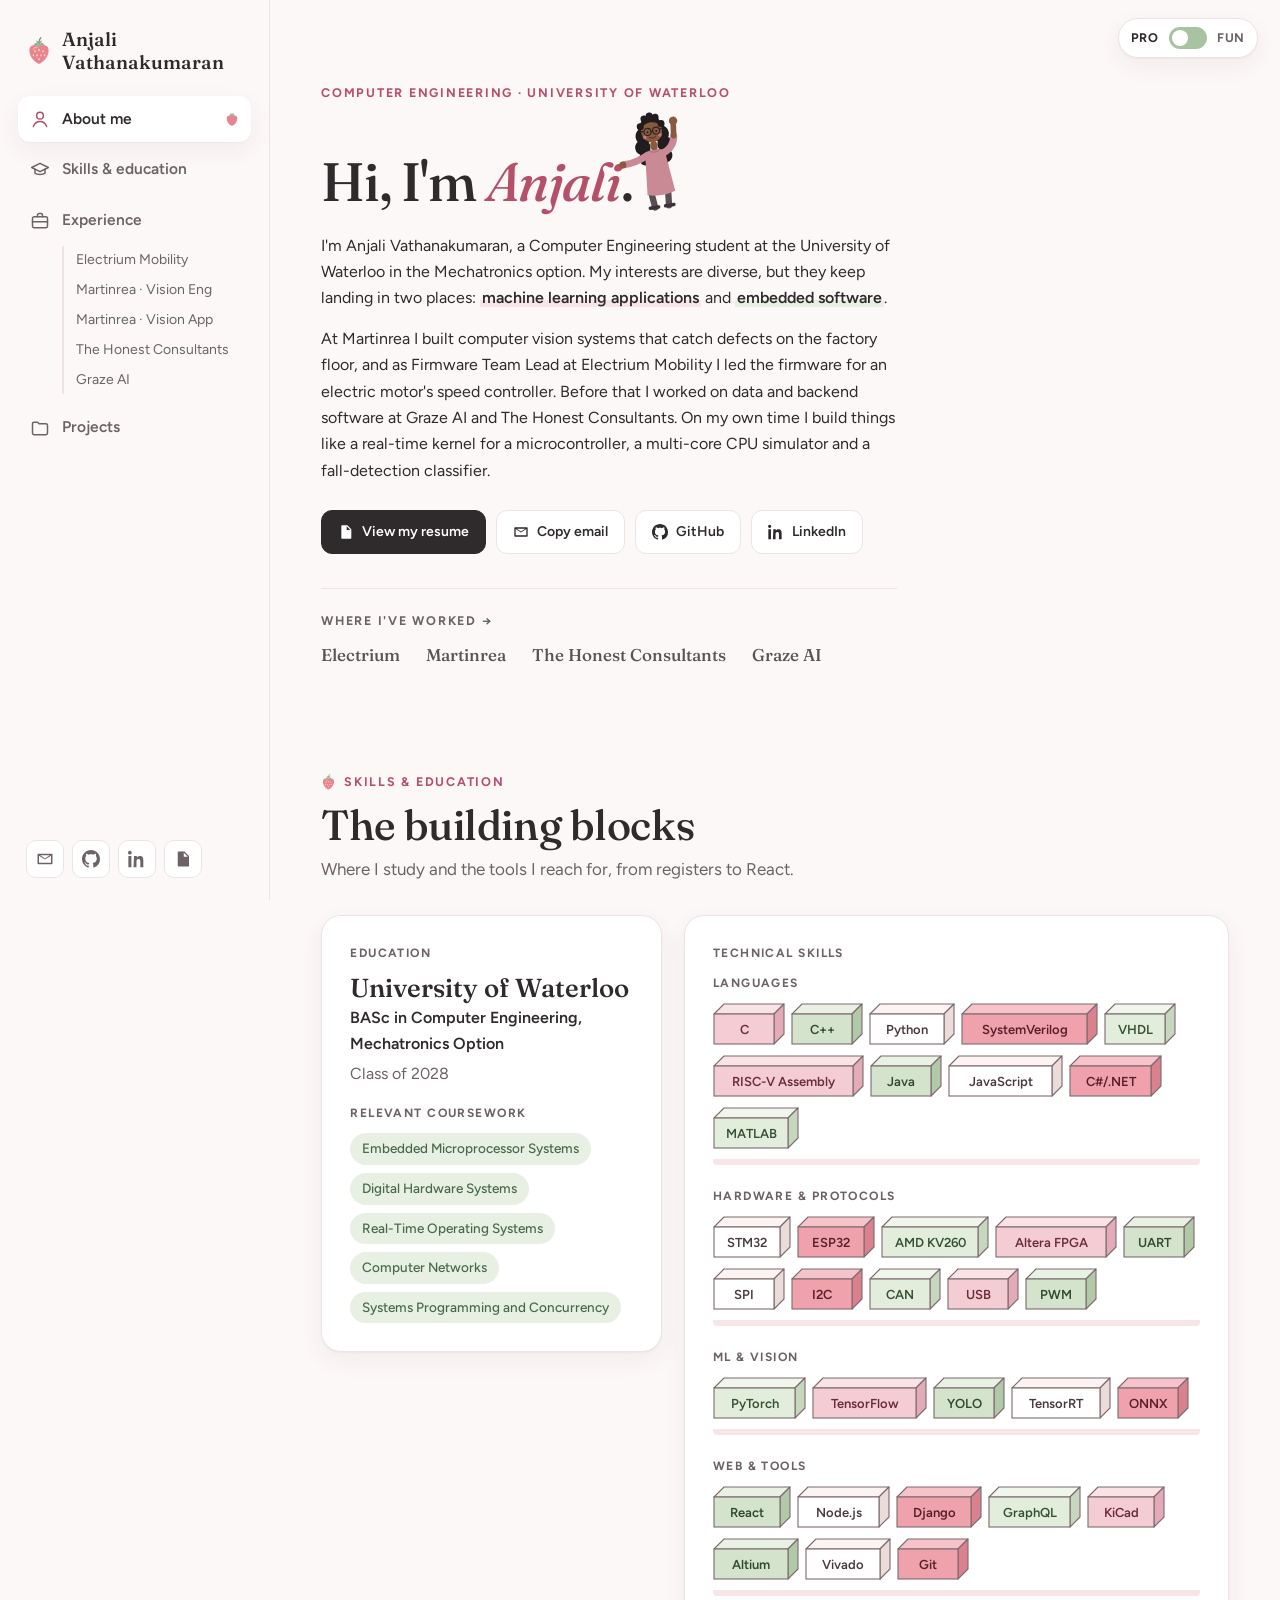
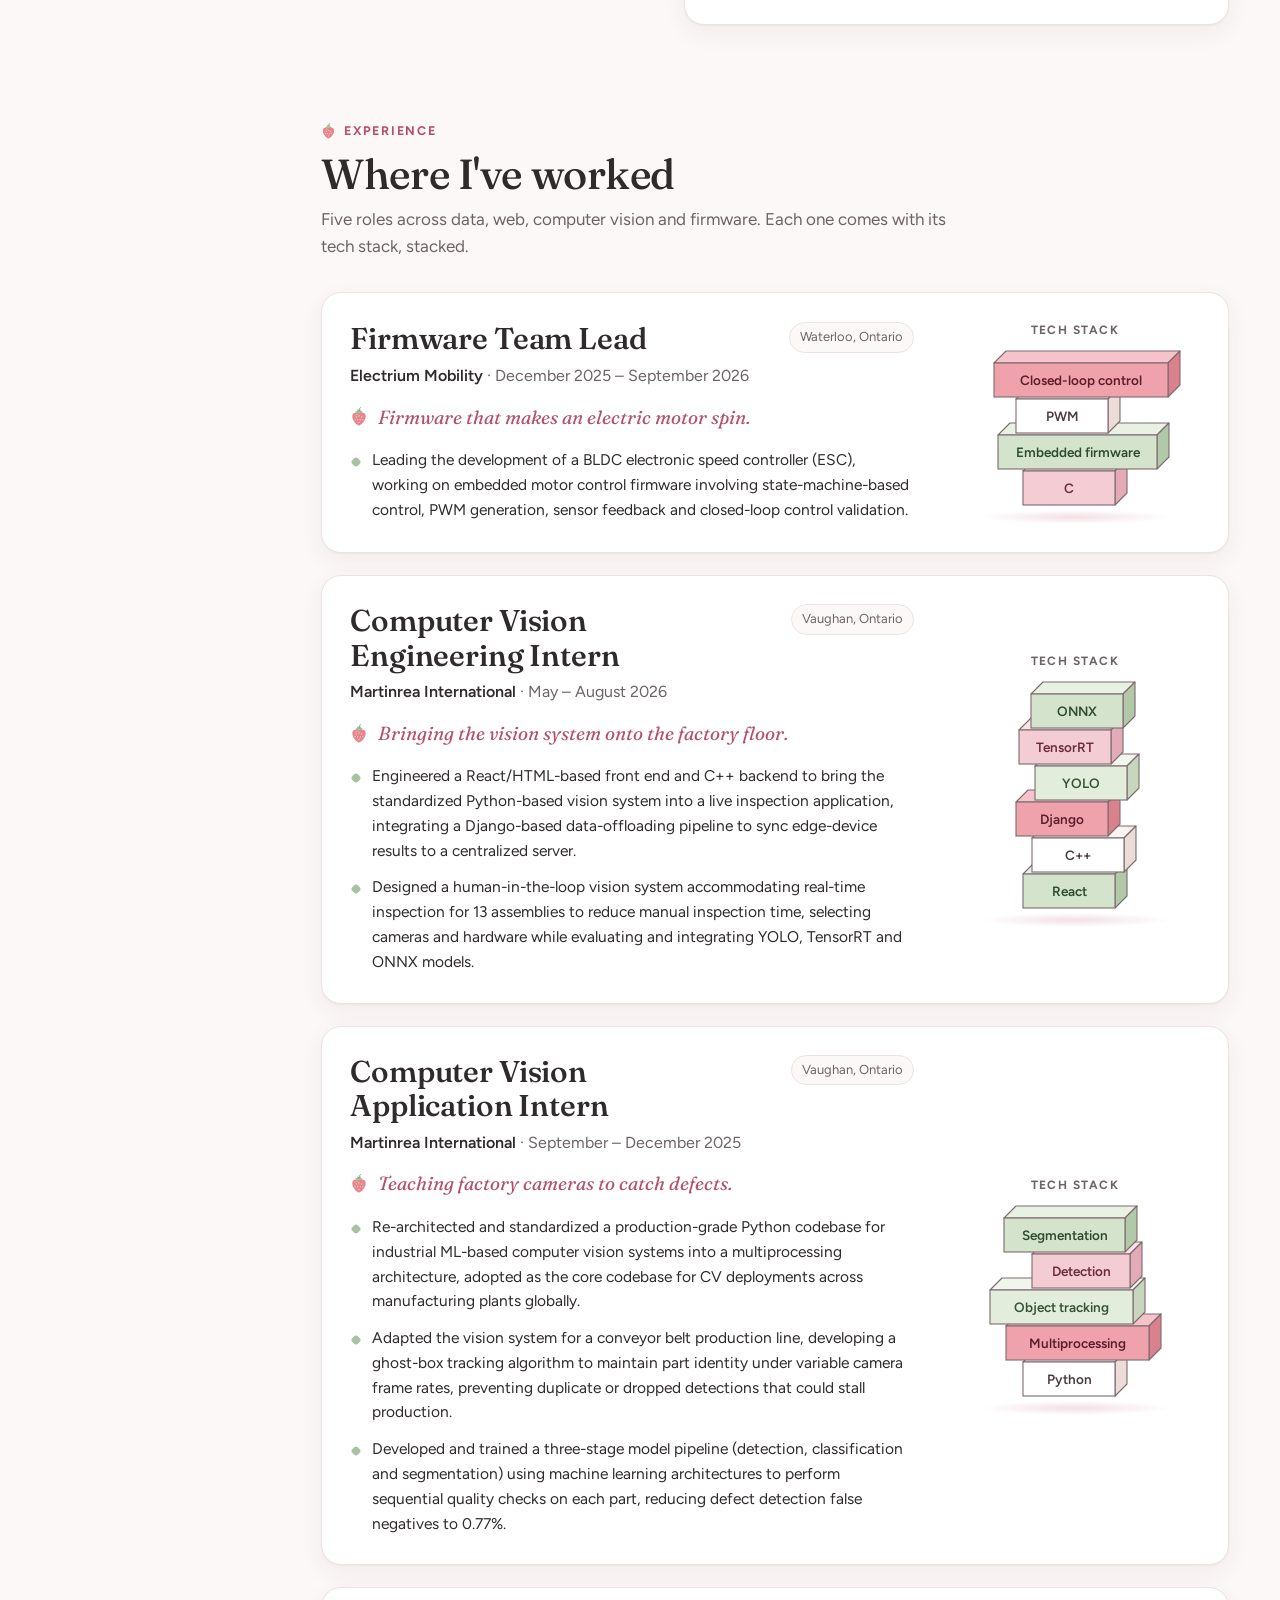
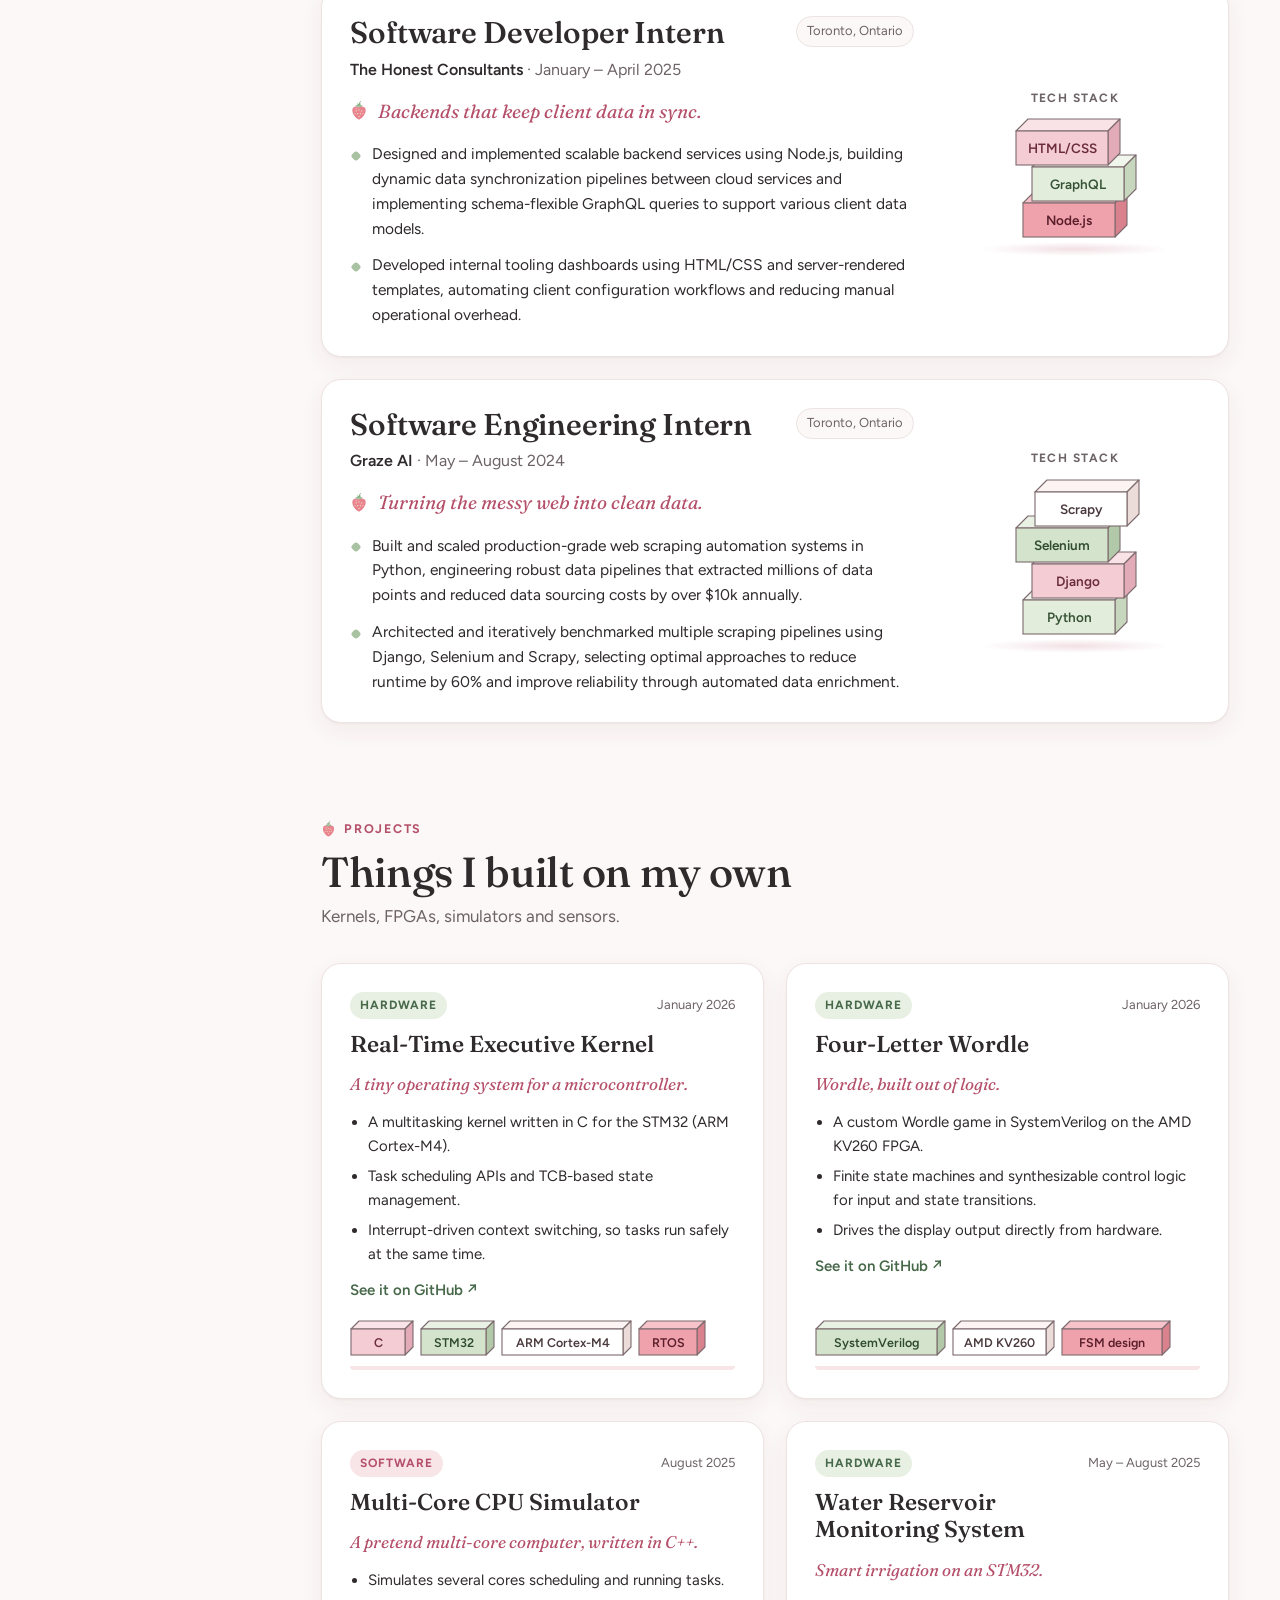
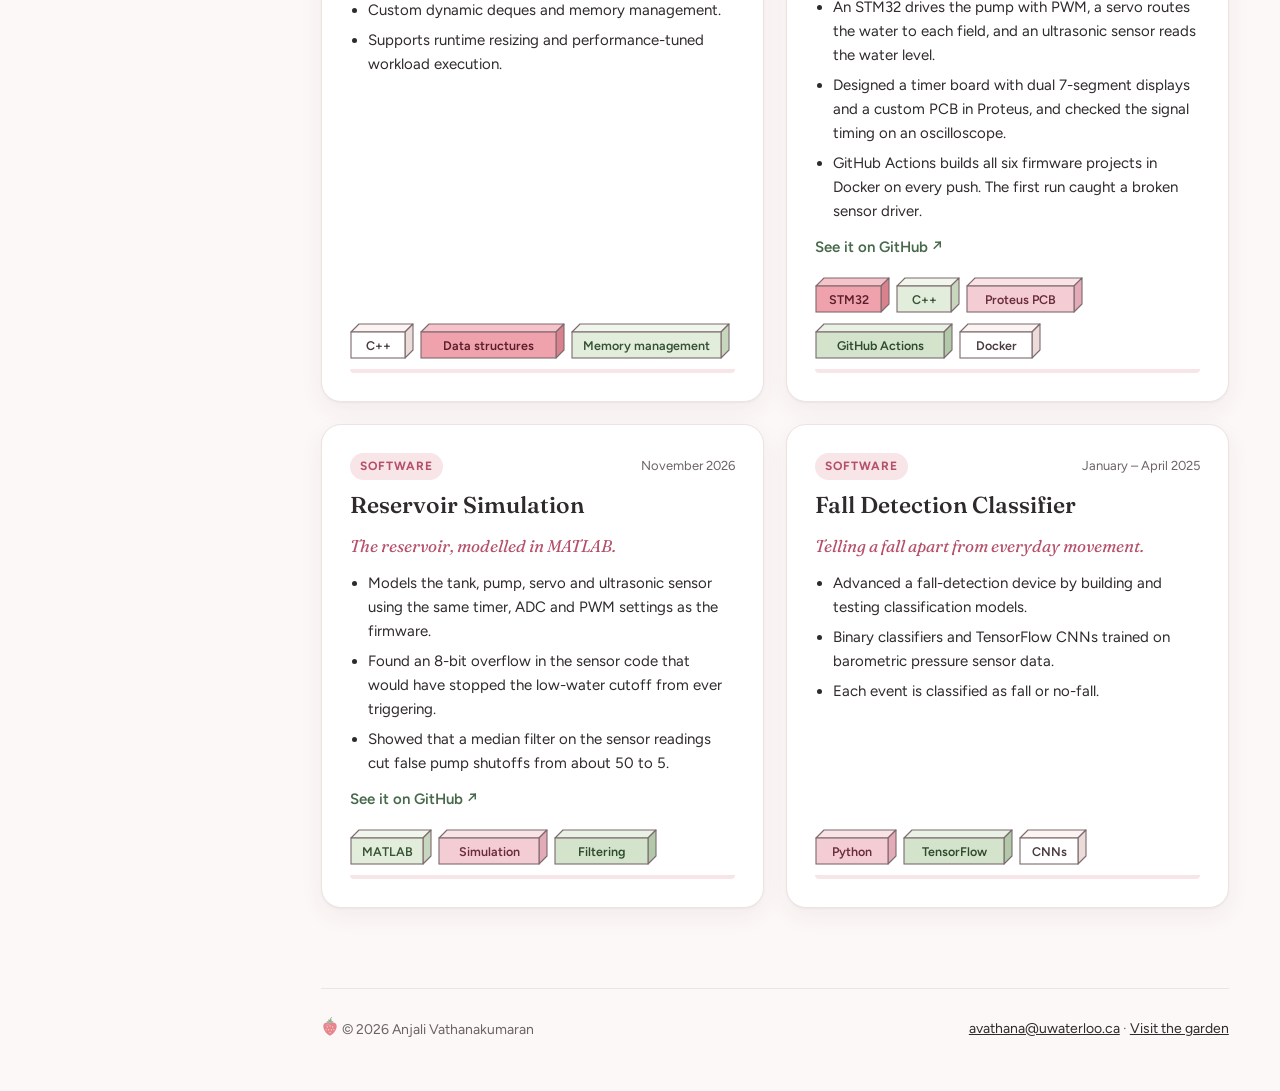
<file: site/index.html>
<!doctype html>
<html lang="en">
<head>
  <meta charset="utf-8">
  <meta name="viewport" content="width=device-width, initial-scale=1, viewport-fit=cover">
  <title>Anjali Vathanakumaran · Computer Engineering</title>
  <meta name="description" content="Anjali Vathanakumaran, Computer Engineering (Mechatronics) at the University of Waterloo. Firmware, computer vision and full-stack software.">
  <link rel="icon" href="favicon.svg" type="image/svg+xml">
  <link rel="canonical" href="https://anjaliv.ca/">
  <meta property="og:type" content="website">
  <meta property="og:url" content="https://anjaliv.ca/">
  <meta property="og:title" content="Anjali Vathanakumaran · Computer Engineering">
  <meta property="og:description" content="Computer Engineering at the University of Waterloo. Firmware, computer vision and full-stack software.">
  <meta name="theme-color" content="#F7E1E5">
  <link rel="preconnect" href="https://fonts.googleapis.com">
  <link rel="preconnect" href="https://fonts.gstatic.com" crossorigin>
  <link rel="stylesheet" href="https://fonts.googleapis.com/css2?family=Fraunces:ital,opsz,wght,SOFT@0,9..144,400..650,50;1,9..144,400,50&family=Figtree:wght@400;500;600;700&display=swap">
  <link rel="stylesheet" href="assets/css/pro.css?v=5">
</head>
<body>
  <svg width="0" height="0" style="position:absolute" aria-hidden="true">
    <symbol id="berry" viewBox="0 0 32 36">
      <path d="M16 34 C 8 30 3 22 4 15 C 5 10 10 9 16 11 C 22 9 27 10 28 15 C 29 22 24 30 16 34 Z" fill="#E7848F"/>
      <path d="M9 15 C 10 13 12 12.5 14 13" fill="none" stroke="#F2B0B8" stroke-width="1.6" stroke-linecap="round"/>
      <g fill="#F8E2B6"><ellipse cx="11" cy="18" rx="1" ry="1.4"/><ellipse cx="16" cy="16.5" rx="1" ry="1.4"/><ellipse cx="21" cy="18" rx="1" ry="1.4"/><ellipse cx="13.5" cy="23" rx="1" ry="1.4"/><ellipse cx="18.5" cy="23" rx="1" ry="1.4"/><ellipse cx="16" cy="28" rx="1" ry="1.4"/><ellipse cx="9" cy="23" rx=".9" ry="1.3"/><ellipse cx="23" cy="23" rx=".9" ry="1.3"/></g>
      <g fill="#8DB287"><path d="M16 12 L 9 9 L 13 7 Z"/><path d="M16 12 L 23 9 L 19 7 Z"/><path d="M16 12 L 12 4 L 16 6 Z"/><path d="M16 12 L 20 4 L 16 6 Z"/></g>
      <path d="M16 6 Q 16.5 2.5 18.5 1" fill="none" stroke="#6F9A69" stroke-width="1.6" stroke-linecap="round"/>
    </symbol>
  </svg>

  <a class="skip" href="#main">Skip to content</a>

  <a class="mode" href="garden.html" aria-label="Switch to Fun mode, a garden">
    <span class="on">Pro</span><span class="switch" aria-hidden="true"><span></span></span><span>Fun</span>
  </a>

  <div class="shell">
    <nav class="tabs" aria-label="Sections">
      <a class="brand" href="#about"><svg class="berry" aria-hidden="true"><use href="#berry"/></svg><span id="brandName"></span></a>
      <ul class="tab-list" id="tabList">
        <li><a class="tab" href="#about" data-sec="about">
          <svg viewBox="0 0 24 24" aria-hidden="true"><circle cx="12" cy="8" r="4"/><path d="M4 21c1.5-4 4.5-6 8-6s6.5 2 8 6"/></svg>About me</a></li>
        <li><a class="tab" href="#skills" data-sec="skills">
          <svg viewBox="0 0 24 24" aria-hidden="true"><path d="M2 9l10-5 10 5-10 5z"/><path d="M6 11v5c2 2 10 2 12 0v-5"/></svg>Skills &amp; education</a></li>
        <li><a class="tab" href="#experience" data-sec="experience">
          <svg viewBox="0 0 24 24" aria-hidden="true"><rect x="3" y="7" width="18" height="13" rx="2"/><path d="M9 7V5a2 2 0 0 1 2-2h2a2 2 0 0 1 2 2v2M3 13h18"/></svg>Experience</a>
          <ul class="sub-list" id="expSubList"></ul></li>
        <li><a class="tab" href="#projects" data-sec="projects">
          <svg viewBox="0 0 24 24" aria-hidden="true"><path d="M3 7a2 2 0 0 1 2-2h4l2 2h8a2 2 0 0 1 2 2v9a2 2 0 0 1-2 2H5a2 2 0 0 1-2-2z"/></svg>Projects</a></li>
      </ul>
      <div class="nav-foot">
        <div class="nav-links" id="navLinks"></div>
      </div>
    </nav>

    <main id="main" tabindex="-1">
      <section class="sec hero" id="about" aria-labelledby="aboutTitle"></section>
      <section class="sec" id="skills" aria-labelledby="skillsTitle"></section>
      <section class="sec" id="experience" aria-labelledby="expTitle"></section>
      <section class="sec" id="projects" aria-labelledby="projTitle"></section>
      <footer class="foot" id="foot"></footer>
    </main>
  </div>

  <script src="assets/js/data.js?v=6"></script>
  <script src="assets/js/pro.js?v=6"></script>
</body>
</html>
</file>
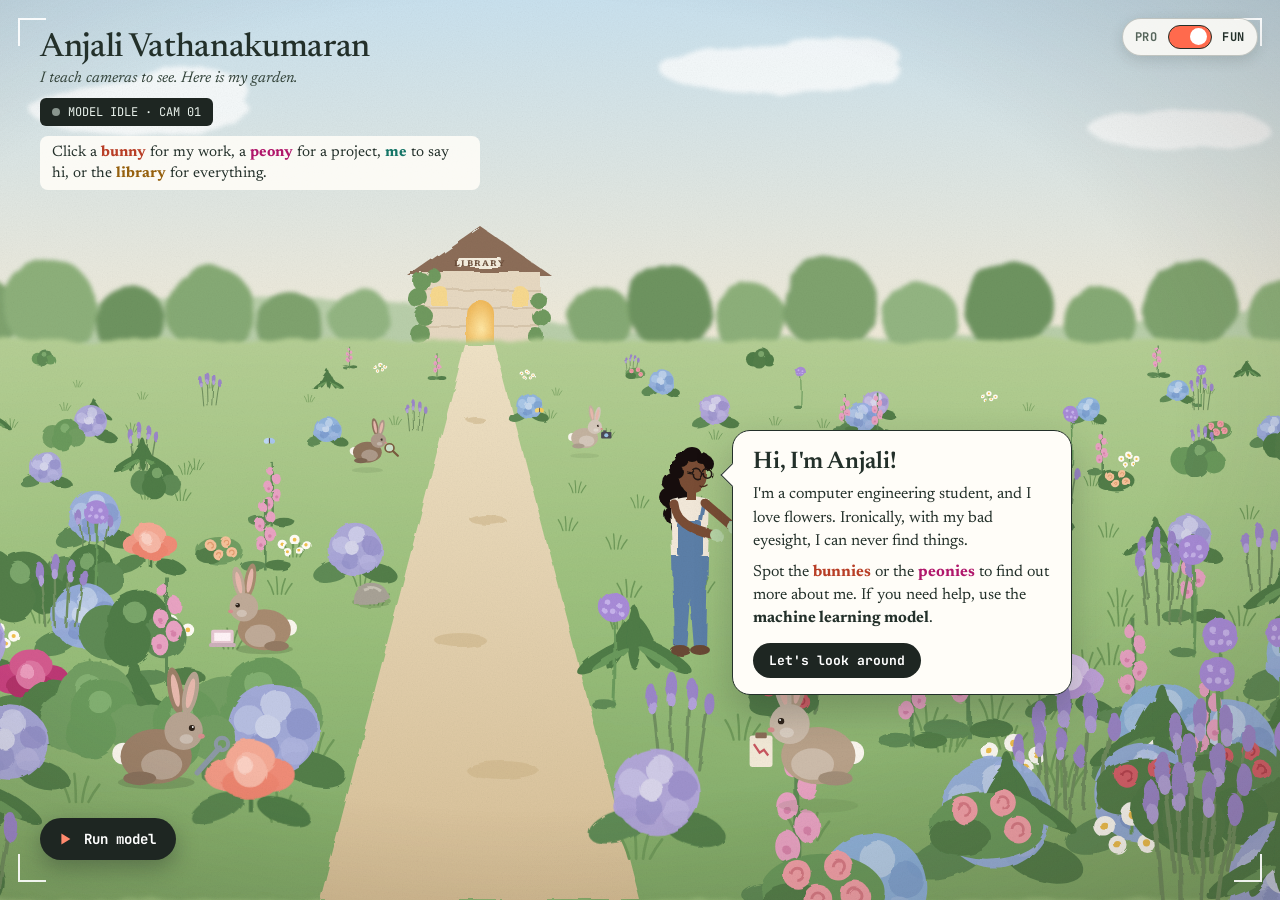
<file: site/garden.html>
<!doctype html>
<html lang="en">
<head>
  <meta charset="utf-8">
  <meta name="viewport" content="width=device-width, initial-scale=1, viewport-fit=cover">
  <title>Anjali Vathanakumaran · The Garden</title>
  <meta name="description" content="Anjali Vathanakumaran, Computer Engineering at the University of Waterloo. A watercolour garden where a computer vision model finds my work experience and projects.">
  <link rel="icon" href="favicon.svg" type="image/svg+xml">
  <link rel="canonical" href="https://anjaliv.ca/garden">
  <meta property="og:type" content="website">
  <meta property="og:url" content="https://anjaliv.ca/garden">
  <meta property="og:title" content="Anjali Vathanakumaran · The Garden">
  <meta property="og:description" content="Computer Engineering at the University of Waterloo. Firmware, computer vision and full-stack software.">
  <meta name="theme-color" content="#9BC07C">
  <link rel="preconnect" href="https://fonts.googleapis.com">
  <link rel="preconnect" href="https://fonts.gstatic.com" crossorigin>
  <link rel="stylesheet" href="https://fonts.googleapis.com/css2?family=Newsreader:ital,opsz,wght@0,6..72,400;0,6..72,500;0,6..72,600;1,6..72,400&family=JetBrains+Mono:wght@400;600;700&display=swap">
  <link rel="stylesheet" href="assets/css/garden.css?v=5">
</head>
<body>
  <main class="stage" id="stage">
    <svg id="scene" viewBox="0 0 1440 900" preserveAspectRatio="xMidYMid slice" role="img"
         aria-label="A watercolour garden path leading to a small stone library. Bunnies hop between peonies and hydrangeas while a gardener waters the flowers."></svg>

    <div class="corners" aria-hidden="true"><i></i><i></i><i></i><i></i></div>

    <header class="hud">
      <h1 class="name" id="name"></h1>
      <p class="tagline" id="tagline"></p>
      <p class="live" id="live"><span class="dot"></span><span id="liveText">MODEL IDLE · CAM 01</span></p>
      <p class="hint" id="hint">Click a <b class="c-bunny">bunny</b> for my work, a <b class="c-peony">peony</b> for a project, <b class="c-person">me</b> to say hi, or the <b class="c-building">library</b> for everything.</p>
      <p class="pan-hint">Drag to look around. Tap anything to inspect it.</p>
    </header>

    <a class="mode" href="index.html" aria-label="Switch to Pro mode">
      <span>Pro</span><span class="switch" aria-hidden="true"><span></span></span><span class="on">Fun</span>
    </a>

    <div class="controls">
      <button class="run" id="runBtn" type="button">
        <svg viewBox="0 0 20 20" aria-hidden="true"><path id="runIcon" d="M6 4 L16 10 L6 16 Z"></path></svg>
        <span id="runLabel">Run model</span>
      </button>
      <ol class="stages" id="stages" aria-label="Model pipeline">
        <li data-stage="detect">detect</li>
        <li data-stage="classify">classify</li>
        <li data-stage="segment">segment</li>
      </ol>
    </div>

    <aside class="panel" id="panel" aria-label="Model results" aria-hidden="true">
      <div class="panel-head">
        <h2>Model results</h2>
        <span class="count" id="objCount"></span>
        <button class="panel-x" id="panelClose" type="button" aria-label="Close model results">×</button>
      </div>
      <div class="panel-body" id="panelBody"></div>
      <p class="panel-note">The detections are scripted for fun. The work behind them is real.</p>
    </aside>

    <div class="hovercard" id="hovercard" hidden></div>

    <div class="intro" id="intro" role="dialog" aria-labelledby="introTitle" data-tail="left">
      <p class="intro-hi" id="introTitle">Hi, I'm Anjali!</p>
      <p>I'm a computer engineering student, and I love flowers. Ironically, with my bad eyesight, I can never find things.</p>
      <p>Spot the <b class="c-bunny">bunnies</b> or the <b class="c-peony">peonies</b> to find out more about me. If you need help, use the <b>machine learning model</b>.</p>
      <button class="intro-go" id="introClose" type="button">Let's look around</button>
    </div>
  </main>

  <div class="overlay" id="overlay" hidden>
    <div class="window" id="window" role="dialog" aria-modal="true" aria-labelledby="winTitle"></div>
  </div>

  <noscript><p class="noscript">This garden needs JavaScript. <a href="index.html">See the Pro version instead.</a></p></noscript>

  <script src="assets/js/data.js?v=6"></script>
  <script src="assets/js/garden.js?v=6"></script>
</body>
</html>
</file>
<file: site/assets/css/pro.css>
/* Pro mode: one scrolling page with sticky side tabs.
   Muted pastels (rose pink, sage green, white) with a few small strawberries. Clean first, cute second. */
:root {
  --bg: #FCF8F7;
  --surface: #FFFFFF;
  --ink: #2F2A2C;
  --muted: #6D6366;
  --rule: #EDE3E3;
  --pink: #E9AEBA;
  --pink-soft: #F8E5E8;
  --pink-deep: #B5506A;
  --green: #A9C3A2;
  --green-soft: #E7F0E3;
  --green-deep: #47694A;
  --berry: #E7848F;
  --shadow: 0 1px 2px rgba(80, 50, 58, .05), 0 8px 24px rgba(80, 50, 58, .06);
  --display: "Fraunces", Georgia, "Times New Roman", serif;
  --sans: "Figtree", "Segoe UI", system-ui, sans-serif;
  --nav-w: 270px;
  color-scheme: light;
}

* { box-sizing: border-box; }
html { scroll-behavior: smooth; }
html, body { margin: 0; }
body { background: var(--bg); color: var(--ink); font-family: var(--sans); font-size: 16px; line-height: 1.6; }
a { color: inherit; }
h1, h2, h3 { text-wrap: balance; }
:focus-visible { outline: 3px solid var(--pink-deep); outline-offset: 3px; border-radius: 6px; }
.skip { position: absolute; left: -999px; top: 8px; z-index: 10; background: var(--ink); color: #FFF; padding: 8px 14px; border-radius: 8px; }
.skip:focus { left: 12px; }
.berry { width: 1em; height: 1.1em; flex: none; }

.shell { display: grid; grid-template-columns: var(--nav-w) minmax(0, 1fr); max-width: 1320px; margin: 0 auto; }

/* ---------- side tabs ---------- */
.tabs { position: sticky; top: 0; height: 100vh; height: 100dvh; padding: 28px 18px 22px; display: flex; flex-direction: column; gap: 22px; border-right: 1px solid var(--rule); }
.brand { display: flex; align-items: center; gap: 10px; text-decoration: none; font-family: var(--display); font-size: 19px; font-weight: 550; line-height: 1.2; padding: 0 8px; }
.brand .berry { font-size: 26px; }
.tab-list, .sub-list { list-style: none; margin: 0; padding: 0; }
.tab-list { display: grid; gap: 4px; }
.tab { position: relative; display: flex; align-items: center; gap: 12px; padding: 11px 12px; border-radius: 12px; text-decoration: none; font-weight: 600; font-size: 15.5px; color: var(--muted); transition: background .2s, color .2s; }
.tab svg { width: 20px; height: 20px; fill: none; stroke: currentColor; stroke-width: 1.8; stroke-linecap: round; stroke-linejoin: round; flex: none; }
.tab:hover { background: var(--pink-soft); color: var(--ink); }
.tab[aria-current="true"] { background: var(--surface); color: var(--ink); box-shadow: var(--shadow); }
.tab[aria-current="true"] svg { stroke: var(--pink-deep); }
.tab[aria-current="true"]::after { content: ""; position: absolute; right: 12px; width: 14px; height: 16px; background: url("data:image/svg+xml,%3Csvg xmlns='http://www.w3.org/2000/svg' viewBox='0 0 32 36'%3E%3Cpath d='M16 34C8 30 3 22 4 15c1-5 6-6 12-4 6-2 11-1 12 4 1 7-4 15-12 19Z' fill='%23E7848F'/%3E%3Cpath d='M16 12 9 9l4-2zm0 0 7-3-4-2zm0 0-4-8 4 2zm0 0 4-8-4 2z' fill='%238DB287'/%3E%3C/svg%3E") center / contain no-repeat; }
.sub-list { margin: 2px 0 6px 44px; display: grid; gap: 1px; border-left: 2px solid var(--rule); }
.sub-list a { display: block; padding: 5px 12px; font-size: 14px; color: var(--muted); text-decoration: none; margin-left: -2px; border-left: 2px solid transparent; line-height: 1.35; }
.sub-list a:hover { color: var(--ink); }
.sub-list a[aria-current="true"] { color: var(--pink-deep); border-left-color: var(--pink-deep); font-weight: 600; }
.nav-foot { margin-top: auto; display: grid; gap: 14px; padding: 0 8px; }
/* the Pro/Fun switch sits in the same top-right corner on both pages */
.mode { position: fixed; top: calc(env(safe-area-inset-top, 0px) + 18px); right: 22px; z-index: 20; box-shadow: var(--shadow); display: inline-flex; align-items: center; gap: 10px; text-decoration: none; font-size: 12.5px; font-weight: 700; letter-spacing: .06em; text-transform: uppercase; color: var(--muted); padding: 8px 12px; border: 1px solid var(--rule); border-radius: 999px; background: var(--surface); }
.mode .on { color: var(--ink); }
.mode .switch { width: 38px; height: 22px; border-radius: 999px; background: var(--green); position: relative; }
.mode .switch span { position: absolute; top: 3px; left: 3px; width: 16px; height: 16px; border-radius: 50%; background: #FFFFFF; transition: transform .2s; }
.mode:hover .switch { background: var(--berry); }
.mode:hover .switch span { transform: translateX(16px); }
.nav-links { display: flex; gap: 8px; }
.icon-link { width: 38px; height: 38px; display: grid; place-items: center; border-radius: 10px; border: 1px solid var(--rule); background: var(--surface); color: var(--muted); }
.icon-link:hover { color: var(--pink-deep); border-color: var(--pink); }
.icon-link svg { width: 18px; height: 18px; fill: currentColor; }

/* ---------- sections ---------- */
main { min-width: 0; padding: 0 clamp(20px, 4vw, 64px) 40px; outline: none; }
.sec { padding-block: 72px 24px; scroll-margin-top: 8px; }
.eyebrow { display: inline-flex; align-items: center; gap: 8px; margin: 0 0 10px; font-size: 12.5px; font-weight: 700; letter-spacing: .14em; text-transform: uppercase; color: var(--pink-deep); }
.eyebrow .berry { font-size: 15px; }
.sec-title { margin: 0 0 8px; font-family: var(--display); font-weight: 500; font-size: clamp(30px, 3.6vw, 42px); line-height: 1.1; letter-spacing: -.01em; }
.sec-lead { margin: 0 0 32px; color: var(--muted); font-size: 17px; max-width: 60ch; }

/* hero / about */
.hero { padding-top: 72px; min-height: min(86vh, 700px); display: flex; align-items: center; }
.hero-copy { max-width: 640px; }
.hero h1 { margin: .75em 0 22px; font-family: var(--display); font-weight: 500; font-size: clamp(36px, 4.4vw, 54px); line-height: 1.05; letter-spacing: -.02em; }
.hero h1 em { font-style: italic; color: var(--pink-deep); }
.hero .name { position: relative; display: inline-block; white-space: nowrap; padding-right: 1.2em; }
.hero .lead { font-size: clamp(15.5px, 1.25vw, 17px); line-height: 1.65; max-width: 36em; margin: 0 0 14px; }
.hero .lead + .actions { margin-top: 26px; }
.worked { margin-top: 34px; padding-top: 18px; border-top: 1px solid var(--rule); }
.worked-title { display: inline-block; margin-bottom: 10px; font-size: 12.5px; font-weight: 700; letter-spacing: .14em; text-transform: uppercase; color: var(--muted); text-decoration: none; }
.worked-title:hover { color: var(--pink-deep); }
.worked ul { list-style: none; margin: 0; padding: 0; display: flex; flex-wrap: wrap; gap: 8px 26px; }
.worked li { font-family: var(--display); font-size: 17px; font-weight: 500; color: var(--ink); opacity: .8; }

/* the little waving me */
.girl { position: absolute; left: calc(100% - 1.32em); bottom: .04em; width: 1.3em; height: 1.95em; overflow: visible; pointer-events: none; }
.girl-body { transform-origin: 52px 147px; transform-box: view-box; transform: rotate(-9deg); }
.girl-wave { transform-origin: 66px 70px; transform-box: view-box; animation: wave 2.6s ease-in-out infinite; }
.girl-eyes { transform-origin: 52px 39.5px; transform-box: view-box; animation: blink 5s infinite; }
@keyframes wave { 0%, 55%, 100% { transform: rotate(0); } 62% { transform: rotate(-16deg); } 70% { transform: rotate(10deg); } 78% { transform: rotate(-14deg); } 86% { transform: rotate(8deg); } }
@keyframes blink { 0%, 94%, 100% { transform: scaleY(1); } 96% { transform: scaleY(.1); } }
.pills { display: flex; flex-wrap: wrap; gap: 8px; margin: 0 0 28px; }
.pill { font-size: 14px; font-weight: 600; padding: 6px 14px; border-radius: 999px; background: var(--green-soft); color: var(--green-deep); }
.pill:nth-child(2) { background: var(--pink-soft); color: var(--pink-deep); }
.actions { display: flex; flex-wrap: wrap; gap: 10px; align-items: center; }
.btn { display: inline-flex; align-items: center; gap: 8px; padding: 10px 16px; border-radius: 11px; border: 1px solid var(--rule); background: var(--surface); font: inherit; font-weight: 600; font-size: 14px; text-decoration: none; cursor: pointer; color: var(--ink); }
.btn:hover { border-color: var(--pink); }
.btn.primary { background: var(--ink); color: #FFFFFF; border-color: var(--ink); }
.btn.primary:hover { background: #463E41; }
.btn svg { width: 16px; height: 16px; fill: currentColor; }
.copy-note { font-size: 13px; color: var(--green-deep); min-height: 1.4em; margin: 8px 0 0; }
.copy-note:empty { margin: 0; min-height: 0; }

/* skills & education */
.skills-grid { display: grid; grid-template-columns: minmax(260px, 1fr) minmax(0, 1.6fr); gap: 22px; align-items: start; }
.skills-grid > * { min-width: 0; }
.card { background: var(--surface); border: 1px solid var(--rule); border-radius: 20px; padding: 28px; box-shadow: var(--shadow); }
.edu .school { margin: 6px 0 2px; font-family: var(--display); font-size: 26px; font-weight: 550; line-height: 1.15; }
.edu .degree { margin: 0 0 4px; font-weight: 600; }
.edu .class { margin: 0 0 18px; color: var(--muted); }
.label { font-size: 12px; font-weight: 700; letter-spacing: .12em; text-transform: uppercase; color: var(--muted); margin: 0 0 10px; }
.chips { display: flex; flex-wrap: wrap; gap: 8px; }
.chip { font-size: 13.5px; padding: 5px 12px; border-radius: 999px; background: var(--pink-soft); }
.edu .chip { background: var(--green-soft); color: var(--green-deep); font-weight: 500; }
.shelves { display: grid; gap: 22px; }
.shelf .label { display: flex; align-items: center; gap: 8px; }
.shelf-row { display: flex; flex-wrap: wrap; gap: 10px 6px; align-items: flex-end; padding-bottom: 10px; border-bottom: 6px solid var(--pink-soft); border-radius: 0 0 4px 4px; }

/* blocks: one SVG per block, drawn in pro.js */
.block { display: block; overflow: visible; transition: transform .25s ease, opacity .35s ease; }
.block text { font-family: var(--sans); font-weight: 600; }
.shelf-row .block:hover, .stack .block:hover { transform: translateY(-4px); }

/* experience */
.jobs { display: grid; gap: 22px; }
.job { display: grid; grid-template-columns: minmax(0, 1fr) 250px; gap: 36px; align-items: center; scroll-margin-top: 16px; }
.job-head { display: flex; align-items: flex-start; justify-content: space-between; gap: 12px; }
.job-title { margin: 0; font-family: var(--display); font-weight: 550; font-size: clamp(24px, 2.4vw, 30px); line-height: 1.15; letter-spacing: -.005em; }
.job-org { margin: 6px 0 0; font-size: 16px; color: var(--muted); }
.job-org b { color: var(--ink); font-weight: 600; }
.job-loc { font-size: 13px; color: var(--muted); white-space: nowrap; padding: 4px 10px; border-radius: 999px; background: var(--bg); border: 1px solid var(--rule); }
.tagline { display: flex; align-items: center; gap: 10px; margin: 16px 0 18px; font-family: var(--display); font-style: italic; font-size: 19px; line-height: 1.35; color: var(--pink-deep); }
.tagline .berry { font-size: 18px; }
.bullets { margin: 0; padding: 0; list-style: none; display: grid; gap: 12px; }
.bullets li { position: relative; padding-left: 22px; font-size: 15.5px; line-height: 1.6; }
.bullets li::before { content: ""; position: absolute; left: 2px; top: .62em; width: 8px; height: 8px; border-radius: 3px; background: var(--green); transform: rotate(45deg); }
.stack { display: flex; flex-direction: column; align-items: center; gap: 10px; }
.stack .label { margin: 0; }
.blocks { display: flex; flex-direction: column-reverse; align-items: center; }
.blocks .block:not(:first-child) { margin-bottom: -12px; }
.blocks .block { transform: translateX(var(--x, 0)); }
.blocks .block:hover { transform: translateX(var(--x, 0)) translateY(-4px); }
.plate { width: 190px; height: 14px; border-radius: 50%; background: radial-gradient(closest-side, rgba(181, 80, 106, .18), transparent); margin-top: -6px; }
.stack.pending .block { opacity: 0; transform: translateX(var(--x, 0)) translateY(-28px); }

/* projects */
.proj-grid { display: grid; grid-template-columns: repeat(auto-fill, minmax(320px, 1fr)); gap: 22px; }
.proj { display: flex; flex-direction: column; gap: 12px; }
.proj-top { display: flex; justify-content: space-between; align-items: center; gap: 10px; font-size: 13px; color: var(--muted); }
.kind { font-size: 12px; font-weight: 700; letter-spacing: .08em; text-transform: uppercase; padding: 4px 10px; border-radius: 999px; background: var(--green-soft); color: var(--green-deep); }
.kind.sw { background: var(--pink-soft); color: var(--pink-deep); }
.proj h3 { margin: 0; font-family: var(--display); font-weight: 550; font-size: 23px; line-height: 1.2; }
.proj .tag { margin: 0; font-style: italic; color: var(--pink-deep); font-family: var(--display); font-size: 17px; }
.proj ul { margin: 0; padding-left: 18px; display: grid; gap: 6px; font-size: 15px; }
.proj .shelf-row { margin-top: auto; border-bottom-width: 4px; padding-top: 6px; }
.proj .more { font-weight: 600; color: var(--green-deep); text-decoration: none; font-size: 15px; }
.proj .more:hover { text-decoration: underline; }

.kw { font-weight: 600; color: var(--ink); background: linear-gradient(transparent 62%, var(--pink-soft) 62%); padding: 0 2px; }
.kw.g { background: linear-gradient(transparent 62%, var(--green-soft) 62%); }

/* footer */
.foot { margin: 56px 0 10px; padding-top: 28px; border-top: 1px solid var(--rule); display: flex; flex-wrap: wrap; justify-content: space-between; align-items: center; gap: 12px; color: var(--muted); font-size: 14px; }
.foot .berry { font-size: 18px; vertical-align: -3px; }
.foot a { color: var(--ink); }

/* ---------- narrow screens: tabs move to a sticky top bar ---------- */
@media (max-width: 920px) {
  .shell { grid-template-columns: 1fr; }
  .tabs { position: sticky; top: env(safe-area-inset-top, 0px); z-index: 5; height: auto; padding: 10px 14px; gap: 8px; border-right: 0; border-bottom: 1px solid var(--rule); background: rgba(252, 248, 247, .95); backdrop-filter: blur(6px); flex-direction: row; align-items: center; overflow-x: auto; }
  .brand span, .sub-list, .nav-links { display: none; }
  .brand { padding: 0; }
  .tab-list { display: flex; gap: 4px; }
  .tab { white-space: nowrap; padding: 8px 12px; font-size: 14px; }
  .tab svg { display: none; }
  .tab[aria-current="true"]::after { display: none; }
  .nav-foot { display: none; }
  .tabs { padding-right: 130px; }
  .mode { top: calc(env(safe-area-inset-top, 0px) + 9px); right: 12px; padding: 6px 10px; }
  .sec { padding-block: 48px 12px; scroll-margin-top: 64px; }
  .hero { min-height: 0; padding-top: 40px; }
  .skills-grid { grid-template-columns: 1fr; }
  .job { grid-template-columns: 1fr; gap: 24px; scroll-margin-top: 72px; }
  .job-head { flex-direction: column; }
  .card { padding: 22px; }
}

@media (prefers-reduced-motion: reduce) {
  html { scroll-behavior: auto; }
  *, *::before, *::after { transition: none !important; animation: none !important; }
  .stack.pending .block { opacity: 1; transform: translateX(var(--x, 0)); }
}
</file>
<file: site/assets/css/garden.css>
/* The garden (Fun mode). One screen, no page scroll: windows scroll inside themselves. */
:root {
  --ink: #23302A;
  --muted: #56655B;
  --paper: #FFFDF8;
  --paper-2: #F6F1E6;
  --rule: #DCD4C2;
  --hud: #1E2622;
  --bunny: #FF6A4D;
  --bunny-ink: #B83E26;
  --peony: #E0218A;
  --peony-ink: #B0176B;
  --person: #1E9C8C;
  --person-ink: #157567;
  --building: #E8A33D;
  --building-ink: #95600E;
  --serif: "Newsreader", Georgia, "Times New Roman", serif;
  --mono: "JetBrains Mono", ui-monospace, Menlo, Consolas, monospace;
  color-scheme: light;
}

* { box-sizing: border-box; }
html, body { height: 100%; margin: 0; }
body { background: #CFE3D2; color: var(--ink); font-family: var(--serif); overflow: hidden; }
button { font: inherit; color: inherit; cursor: pointer; }
a { color: inherit; }
:focus-visible { outline: 3px solid var(--peony); outline-offset: 3px; }
[hidden] { display: none !important; }

.stage { position: relative; width: 100%; height: 100vh; height: 100dvh; overflow: hidden; background: linear-gradient(#CFE6F2 0 38%, #9BC07C 38% 100%); }
#scene { position: absolute; inset: 0; width: 100%; height: 100%; display: block; }
#scene .hit { cursor: pointer; }
#scene .hit:focus-visible { outline: none; }
#scene .hit:focus-visible .focus-ring { opacity: 1; }
.focus-ring { opacity: 0; fill: none; stroke: #FFFFFF; stroke-width: 2; stroke-dasharray: 5 4; }

/* viewfinder corners */
.corners i { position: absolute; width: 28px; height: 28px; border: 0 solid rgba(255, 255, 255, .9); pointer-events: none; }
.corners i:nth-child(1) { left: 18px; top: 18px; border-left-width: 2px; border-top-width: 2px; }
.corners i:nth-child(2) { right: 18px; top: 18px; border-right-width: 2px; border-top-width: 2px; }
.corners i:nth-child(3) { left: 18px; bottom: 18px; border-left-width: 2px; border-bottom-width: 2px; }
.corners i:nth-child(4) { right: 18px; bottom: 18px; border-right-width: 2px; border-bottom-width: 2px; }

.hud { position: absolute; left: 40px; top: 32px; max-width: min(560px, 60vw); pointer-events: none; }
.name { margin: 0; font-size: clamp(26px, 2.6vw, 38px); font-weight: 500; line-height: 1.05; letter-spacing: -.01em; }
.tagline { margin: 4px 0 12px; font-size: clamp(15px, 1.2vw, 18px); font-style: italic; color: #33433A; }
.live { display: inline-flex; align-items: center; gap: 8px; margin: 0; padding: 6px 12px; border-radius: 6px; background: var(--hud); color: #E9F2EC; font-family: var(--mono); font-size: 12px; font-variant-numeric: tabular-nums; }
.live .dot { width: 8px; height: 8px; border-radius: 50%; background: #8A968F; }
.live.on .dot { background: #FF5A4A; animation: pulse 1.2s ease-in-out infinite; }
@keyframes pulse { 50% { opacity: .35; } }

/* the Fun/Pro switch sits in the same top-right corner on both pages and above every window */
.mode { position: fixed; top: calc(env(safe-area-inset-top, 0px) + 18px); right: 22px; display: flex; align-items: center; gap: 10px; text-decoration: none; font-family: var(--mono); font-size: 12px; font-weight: 700; letter-spacing: .06em; text-transform: uppercase; color: var(--ink); background: rgba(255, 253, 248, .85); padding: 6px 12px; border-radius: 999px; border: 1px solid rgba(35, 48, 42, .25); z-index: 30; box-shadow: 0 4px 14px rgba(30, 38, 34, .15); }
.mode .switch { width: 44px; height: 24px; border-radius: 999px; background: var(--bunny); border: 1.5px solid var(--ink); position: relative; }
.mode .switch span { position: absolute; top: 2px; left: 2px; width: 17px; height: 17px; border-radius: 50%; background: #FFFFFF; transform: translateX(19px); transition: transform .2s; }
.mode:hover .switch span { transform: none; }
.mode > span:first-child { color: var(--muted); }

.controls { position: absolute; left: 40px; bottom: 40px; display: flex; align-items: center; gap: 14px; flex-wrap: wrap; z-index: 2; }
.run { display: inline-flex; align-items: center; gap: 10px; padding: 12px 20px 12px 16px; border-radius: 999px; border: 0; background: var(--hud); color: #FFFFFF; font-family: var(--mono); font-size: 14px; font-weight: 700; box-shadow: 0 8px 22px rgba(30, 38, 34, .35); }
.run svg { width: 18px; height: 18px; fill: #FF8A6E; }
.run:hover { background: #2C3832; }
.run.on svg { fill: #FFFFFF; }
.stages { display: none; gap: 6px; margin: 0; padding: 0; list-style: none; font-family: var(--mono); font-size: 11px; font-weight: 700; }
.controls.running .stages { display: flex; }
.stages li { padding: 4px 9px; border-radius: 4px; background: rgba(255, 253, 248, .7); color: #7C877F; }
.stages li.done { background: #DDEBDD; color: #2F6B3A; }
.stages li.done::after { content: " ✓"; }
.stages li.active { background: var(--hud); color: #FFFFFF; }

.hint { margin: 10px 0 0; padding: 6px 12px; border-radius: 8px; background: rgba(255, 253, 248, .88); font-size: 15px; line-height: 1.4; max-width: 440px; }
.c-bunny { color: var(--bunny-ink); } .c-peony { color: var(--peony-ink); } .c-person { color: var(--person-ink); } .c-building { color: var(--building-ink); }

/* results panel */
.panel { position: absolute; right: 24px; top: 78px; bottom: 24px; width: 340px; transform: translateX(calc(100% + 40px)); visibility: hidden; transition: transform .4s cubic-bezier(.2, .9, .3, 1), visibility 0s .4s; display: flex; flex-direction: column; background: rgba(255, 253, 248, .95); border: 1.5px solid var(--ink); border-radius: 14px; box-shadow: 0 16px 36px rgba(30, 38, 34, .22); overflow: hidden; z-index: 2; }
.panel.open { transform: none; visibility: visible; transition: transform .4s cubic-bezier(.2, .9, .3, 1); }
.panel-head { display: flex; align-items: baseline; justify-content: space-between; padding: 16px 18px 12px; border-bottom: 1px solid var(--rule); }
.panel-head h2 { margin: 0; font-size: 24px; font-weight: 600; }
.count { font-family: var(--mono); font-size: 11px; color: var(--muted); margin-left: auto; margin-right: 10px; }
.panel-head { gap: 8px; }
.panel-x { width: 30px; height: 30px; border-radius: 8px; border: 1px solid var(--rule); background: #FFFFFF; font-size: 18px; line-height: 1; }
.panel-note { margin: 0; padding: 10px 18px 14px; font-size: 12.5px; color: var(--muted); border-top: 1px solid var(--rule); }
/* experience timeline */
.timeline { list-style: none; margin: 4px 0 6px; padding: 0 0 0 8px; position: relative; }
.timeline::before { content: ""; position: absolute; left: 17px; top: 14px; bottom: 14px; width: 2px; background: #F3C2B6; }
.tl-item { position: relative; width: 100%; display: grid; gap: 1px; padding: 8px 10px 8px 34px; border: 0; border-radius: 8px; background: transparent; text-align: left; font-family: var(--serif); animation: rowin .35s ease both; }
.tl-item:hover, .tl-item.hl { background: #F2EADB; }
.tl-dot { position: absolute; left: 4px; top: 13px; width: 12px; height: 12px; border-radius: 50%; background: var(--bunny); box-shadow: 0 0 0 3px var(--paper); }
.tl-date { font-family: var(--mono); font-size: 11px; color: var(--muted); }
.tl-role { font-size: 16px; font-weight: 600; line-height: 1.25; }
.tl-org { font-size: 14px; color: #3C4A41; }
.tl-org .cf { font-family: var(--mono); font-size: 10.5px; color: var(--bunny-ink); }
/* intro speech bubble */
.intro { position: absolute; z-index: 6; width: min(340px, calc(100vw - 24px)); padding: 18px 20px 16px; background: var(--paper); border: 1.5px solid var(--ink); border-radius: 18px; box-shadow: 0 16px 36px rgba(30, 38, 34, .25); display: grid; gap: 8px; animation: bubble .45s cubic-bezier(.2, .9, .3, 1.2) .3s both; }
.intro p { margin: 0; font-size: 16px; line-height: 1.45; }
.intro .intro-hi { font-size: 24px; font-weight: 600; line-height: 1.1; }
.intro::before { content: ""; position: absolute; top: var(--tail-y, 40px); width: 16px; height: 16px; background: var(--paper); border-left: 1.5px solid var(--ink); border-bottom: 1.5px solid var(--ink); transform: translateY(-50%) rotate(45deg); }
.intro[data-tail="left"]::before { left: -9px; }
.intro[data-tail="right"]::before { right: -9px; transform: translateY(-50%) rotate(-135deg); }
.intro-go { justify-self: start; margin-top: 4px; padding: 9px 16px; border: 0; border-radius: 999px; background: var(--hud); color: #FFFFFF; font-family: var(--mono); font-size: 13px; font-weight: 700; }
.intro-go:hover { background: #2C3832; }
@keyframes bubble { from { opacity: 0; transform: translateY(10px) scale(.96); } }
.panel-body { flex: 1; overflow-y: auto; padding: 6px 10px 10px; }
.idle { padding: 18px 10px; display: grid; gap: 12px; }
.idle p { margin: 0; font-size: 17px; line-height: 1.45; }
.idle .run { justify-self: start; }
.idle .small a { color: var(--bunny-ink); }
.group-title { font-family: var(--mono); font-size: 10.5px; font-weight: 700; letter-spacing: .1em; color: var(--muted); padding: 10px 8px 4px; margin: 0; }
.row { width: 100%; display: grid; grid-template-columns: 10px 40px minmax(0, 1fr) auto; gap: 8px; align-items: center; padding: 7px 8px; border: 0; border-radius: 6px; background: transparent; text-align: left; font-family: var(--serif); font-size: 15px; animation: rowin .35s ease both; }
.row:hover, .row.hl { background: #F2EADB; }
.row .sw { width: 10px; height: 10px; }
.row .cf { font-family: var(--mono); font-size: 11px; font-variant-numeric: tabular-nums; }
.row .yr { font-family: var(--mono); font-size: 11px; color: var(--muted); }
.row .nm { min-width: 0; overflow: hidden; text-overflow: ellipsis; white-space: nowrap; }
@keyframes rowin { from { opacity: 0; transform: translateX(8px); } }
.small { margin: 0; font-size: 13px; line-height: 1.45; color: var(--muted); }

.settings { margin: 0 10px 12px; border: 1px solid #CFC6B2; border-radius: 8px; background: var(--paper-2); }
.settings summary { display: flex; justify-content: space-between; gap: 8px; padding: 10px 12px; font-family: var(--mono); font-size: 11px; font-weight: 700; cursor: pointer; list-style: none; }
.settings summary::-webkit-details-marker { display: none; }
.settings summary::before { content: "▸"; margin-right: 4px; }
.settings[open] summary::before { content: "▾"; }
.settings summary span:first-child { flex: 1; }
.summary-vals { font-weight: 400; color: var(--muted); }
.settings label { display: flex; justify-content: space-between; padding: 6px 12px 0; font-family: var(--mono); font-size: 11px; }
.settings label.check { justify-content: flex-start; gap: 8px; align-items: center; padding-bottom: 6px; }
.settings input[type="range"] { width: calc(100% - 24px); margin: 4px 12px 8px; accent-color: var(--bunny); }
.settings .small { padding: 0 12px 10px; font-size: 12px; }

.pan-hint { display: none; }

/* hover card */
.hovercard { position: absolute; z-index: 4; width: 260px; background: var(--paper); border: 1.5px solid var(--ink); border-top: 5px solid var(--c, var(--bunny)); border-radius: 10px; padding: 11px 14px 13px; box-shadow: 0 10px 24px rgba(30, 38, 34, .25); pointer-events: none; display: grid; gap: 4px; }
.hovercard .k { font-family: var(--mono); font-size: 11px; color: var(--muted); }
.hovercard .t { font-size: 21px; font-weight: 600; line-height: 1.1; }
.hovercard .d { font-size: 15px; font-style: italic; line-height: 1.35; }
.hovercard .go { font-family: var(--mono); font-size: 12px; font-weight: 700; color: var(--c-ink, var(--bunny-ink)); margin-top: 2px; }

/* windows */
.overlay { position: fixed; inset: 0; z-index: 10; display: grid; place-items: center; padding: 76px 28px 28px; background: rgba(24, 32, 27, .45); backdrop-filter: blur(3px); animation: fade .2s ease; }
@keyframes fade { from { opacity: 0; } }
.window { width: min(1180px, 100%); max-height: 100%; display: flex; flex-direction: column; background: var(--paper); border: 1.5px solid var(--ink); border-radius: 16px; box-shadow: 0 24px 60px rgba(20, 28, 24, .35); overflow: hidden; animation: pop .25s cubic-bezier(.2, .9, .3, 1.1); }
@keyframes pop { from { opacity: 0; transform: translateY(14px) scale(.98); } }
.win-bar { display: flex; align-items: center; gap: 12px; padding: 10px 14px; background: var(--hud); color: #E9F2EC; font-family: var(--mono); font-size: 12px; }
.win-bar .dots { display: flex; gap: 6px; }
.win-bar .dots i { width: 11px; height: 11px; border-radius: 50%; background: #FF6A5A; }
.win-bar .dots i:nth-child(2) { background: #F2C14E; } .win-bar .dots i:nth-child(3) { background: #7BC67E; }
.win-bar .file { flex: 1; min-width: 0; overflow: hidden; text-overflow: ellipsis; white-space: nowrap; }
.win-bar .close { border: 1px solid rgba(255, 255, 255, .4); background: transparent; color: #FFFFFF; border-radius: 6px; padding: 4px 10px; font-family: var(--mono); font-size: 12px; }
.win-bar .close:hover { background: rgba(255, 255, 255, .12); }
.win-body { flex: 1; min-height: 0; overflow-y: auto; display: grid; grid-template-columns: 320px minmax(0, 1fr); }
.det-col { padding: 22px; border-right: 1px solid var(--rule); background: var(--paper-2); display: flex; flex-direction: column; gap: 14px; }
.crop { border-radius: 10px; overflow: hidden; border: 1px solid var(--rule); background: #A9C98A; aspect-ratio: 1 / 1; max-width: 100%; }
.crop svg { width: 100%; height: 100%; display: block; }
.json { margin: 0; padding: 12px 14px; border-radius: 8px; background: var(--hud); color: #D9E6DD; font-family: var(--mono); font-size: 12px; line-height: 1.6; white-space: pre-wrap; word-break: break-word; }
.json .k { color: #9FD3B5; } .json .s { color: #F6C38A; } .json .n { color: #FF9E86; }
.story { padding: 26px 38px 30px; display: flex; flex-direction: column; gap: 16px; min-width: 0; }
.meta { font-family: var(--mono); font-size: 12px; color: var(--muted); }
.story h2 { margin: 0; font-size: clamp(30px, 3.4vw, 46px); font-weight: 500; line-height: 1.06; letter-spacing: -.01em; text-wrap: balance; }
.story h2 mark { background: #FFE08A; padding: 0 .12em; border-radius: 4px; color: inherit; }
.story .role { margin: -8px 0 0; font-size: 18px; color: var(--muted); }
.story .intro { margin: 0; font-size: 19px; line-height: 1.55; max-width: 62ch; }
.stats { display: flex; flex-wrap: wrap; gap: 14px; }
.stat { min-width: 170px; padding: 12px 16px; border: 1.5px solid var(--ink); border-radius: 12px; background: #FFE4DC; box-shadow: 3px 3px 0 var(--ink); display: grid; }
.stat:nth-child(2) { background: #FFF1C2; transform: rotate(1deg); } .stat:nth-child(3) { background: #E4ECFA; transform: rotate(-1deg); } .stat:nth-child(1) { transform: rotate(-1.5deg); }
.stat b { font-size: 28px; font-weight: 600; line-height: 1.1; }
.stat span { font-family: var(--mono); font-size: 11.5px; }
.sec { font-family: var(--mono); font-size: 11px; font-weight: 700; letter-spacing: .12em; color: var(--muted); padding: 6px 0 8px; border-bottom: 1px solid var(--rule); margin: 6px 0 0; }
.contrib { display: grid; grid-template-columns: minmax(160px, 260px) minmax(0, 1fr); gap: 20px; padding: 14px 0; border-bottom: 1px solid var(--rule); }
.contrib h3 { margin: 0; font-size: 19px; font-weight: 600; }
.contrib p { margin: 0; font-size: 16px; line-height: 1.55; }
.points { margin: 0; padding-left: 20px; display: grid; gap: 8px; font-size: 17px; line-height: 1.5; }
.chips { display: flex; flex-wrap: wrap; gap: 8px; }
.chips span { font-family: var(--mono); font-size: 12px; padding: 4px 10px; border-radius: 999px; border: 1px solid var(--ink); background: #FFFFFF; }
.btn { display: inline-flex; align-items: center; gap: 8px; align-self: flex-start; padding: 9px 16px; border-radius: 8px; border: 1.5px solid var(--ink); background: #FFFFFF; font-family: var(--mono); font-size: 13px; font-weight: 700; text-decoration: none; }
.btn.primary { background: var(--hud); color: #FFFFFF; border-color: var(--hud); }
.win-foot { display: flex; align-items: center; gap: 12px; padding: 12px 16px; border-top: 1px solid var(--rule); background: var(--paper-2); }
.win-foot .pos { flex: 1; text-align: center; font-family: var(--mono); font-size: 12px; color: var(--muted); }
.win-foot .btn:disabled { opacity: .4; cursor: default; }

/* model card + library */
.card-table { display: grid; grid-template-columns: 150px minmax(0, 1fr); border-top: 1px solid var(--rule); }
.card-table dt, .card-table dd { margin: 0; padding: 10px 0; border-bottom: 1px solid var(--rule); font-size: 16px; line-height: 1.5; }
.card-table dt { font-family: var(--mono); font-size: 12px; color: var(--muted); padding-top: 13px; }
.copy { margin-left: 8px; padding: 2px 8px; border: 1px solid var(--rule); border-radius: 6px; background: #FFFFFF; font-family: var(--mono); font-size: 11px; }
.shelf-wrap { padding: 28px; display: grid; gap: 18px; }
.shelf { display: flex; align-items: flex-end; gap: 10px; padding: 24px 24px 0; min-height: 300px; border: 1.5px solid var(--ink); border-bottom-width: 14px; border-radius: 10px 10px 4px 4px; background: #F3E6D3; overflow-x: auto; }
.book { flex: none; width: 74px; padding: 0; border: 1.5px solid var(--ink); border-radius: 6px 6px 2px 2px; display: flex; align-items: center; justify-content: center; transition: transform .2s; }
.book:hover, .book:focus-visible { transform: translateY(-14px) rotate(-2deg); }
.book span { writing-mode: vertical-rl; transform: rotate(180deg); font-size: 19px; font-weight: 600; }
.book small { display: block; font-family: var(--mono); font-size: 10px; font-weight: 400; margin-top: 6px; }

.noscript { position: fixed; inset: auto 0 0; margin: 0; padding: 16px; background: var(--paper); text-align: center; font-size: 18px; }

/* phones and narrow windows: results become a bottom sheet */
@media (max-width: 900px) {
  .hud { left: 20px; top: 20px; right: 20px; max-width: none; }
  .mode { top: calc(env(safe-area-inset-top, 0px) + 12px); right: 12px; padding: 6px 10px; }
  .controls { left: 16px; bottom: 20px; right: 16px; }
  .stages { display: none; }
  .run { padding: 10px 14px; font-size: 13px; }
  .hint { display: none; }
  .pan-hint { display: block; margin: 8px 0 0; font-family: var(--mono); font-size: 11px; color: #23302A; background: rgba(255, 253, 248, .85); padding: 4px 8px; border-radius: 6px; width: max-content; }
  .hud { right: 130px; }
  .panel { left: 12px; right: 12px; top: auto; bottom: 12px; width: auto; height: 62%; transform: translateY(110%); z-index: 5; }
  .panel.open { transform: none; }
  .intro { width: min(320px, calc(100vw - 24px)); }
  .overlay { padding: 0; }
  .overlay { padding: 56px 0 0; }
  .window { height: 100%; border-radius: 16px 16px 0 0; }
  .win-body { grid-template-columns: 1fr; }
  .det-col { border-right: 0; border-bottom: 1px solid var(--rule); }
  .crop { max-width: 240px; }
  .story { padding: 22px 20px 28px; }
  .contrib { grid-template-columns: 1fr; gap: 6px; }
  .card-table { grid-template-columns: 1fr; }
  .card-table dt { border-bottom: 0; padding-bottom: 0; }
}

@media (prefers-reduced-motion: reduce) {
  *, *::before, *::after { animation: none !important; transition: none !important; }
}

/* ambient motion in the scene */
#scene .clouds { animation: drift 70s ease-in-out infinite alternate; }
@keyframes drift { to { transform: translateX(90px); } }
#scene .water { animation: flow .9s linear infinite; }
@keyframes flow { to { stroke-dashoffset: -18; } }
</file>
